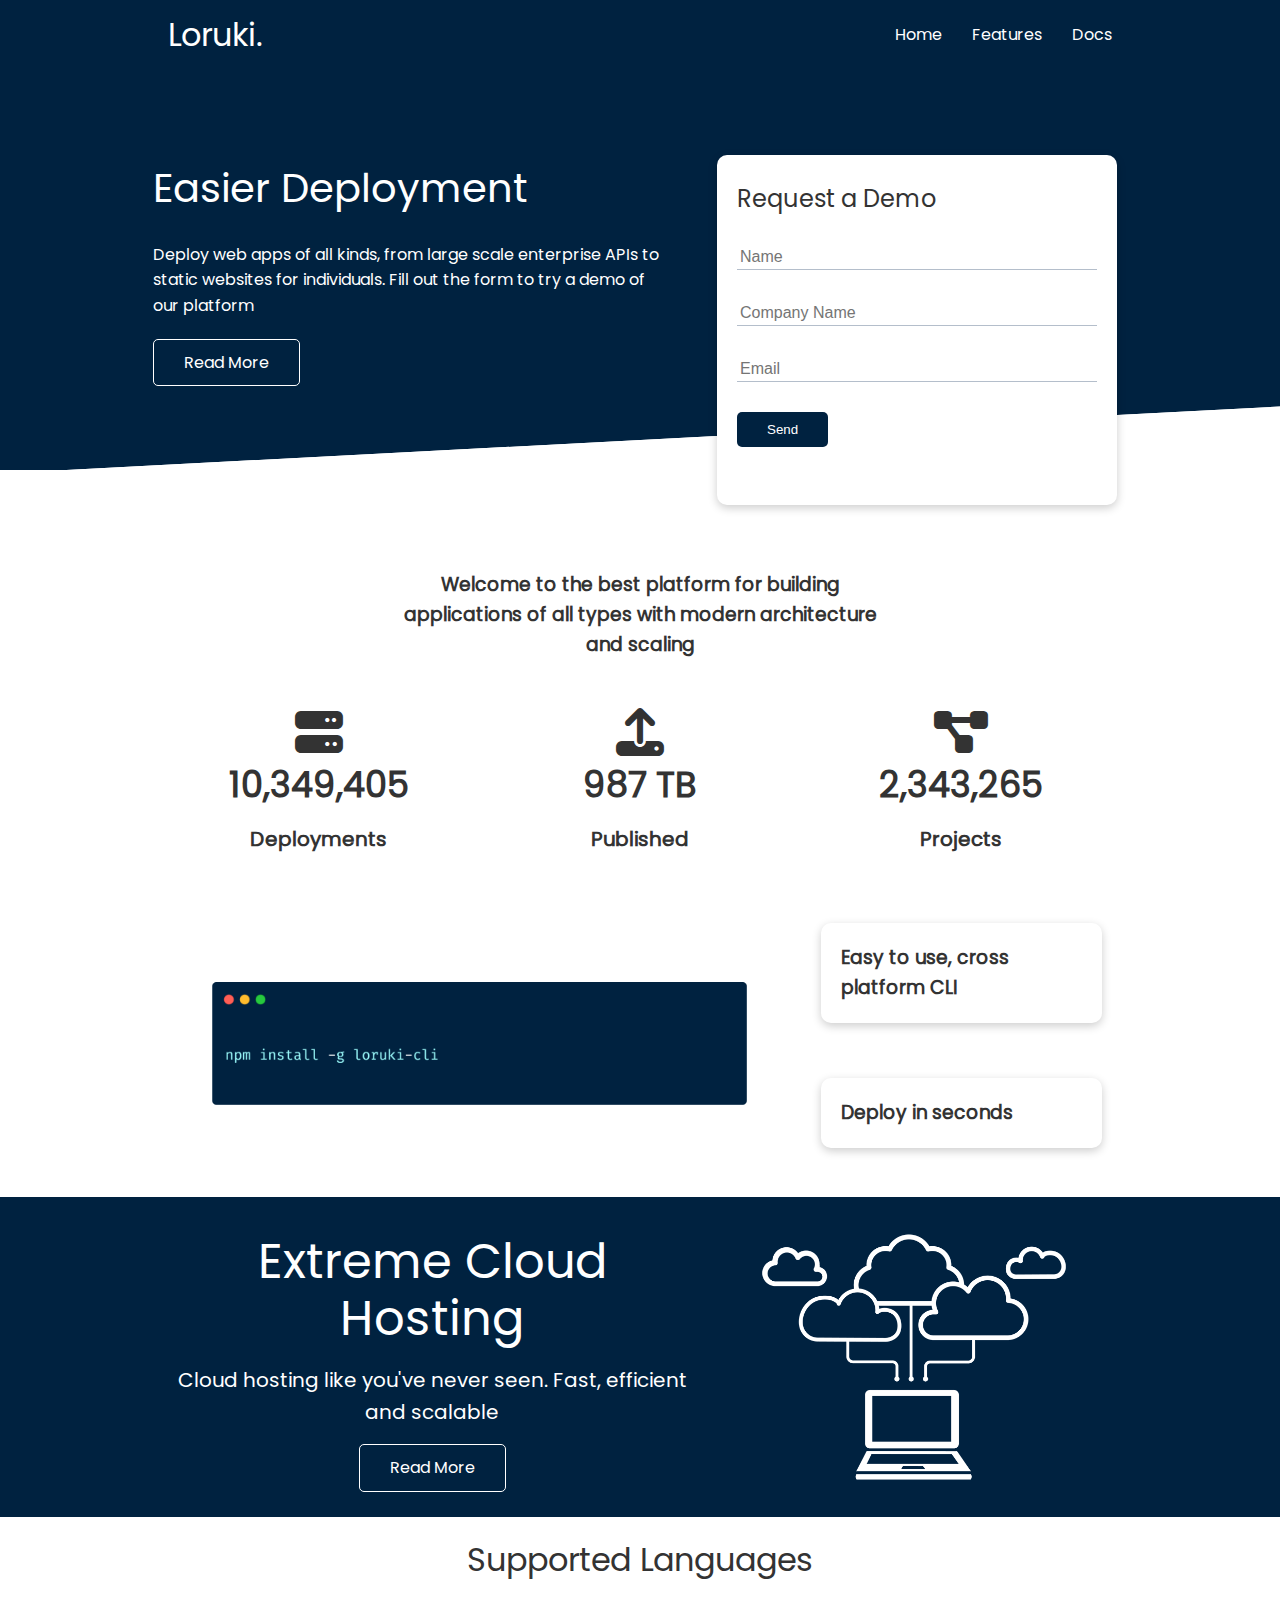
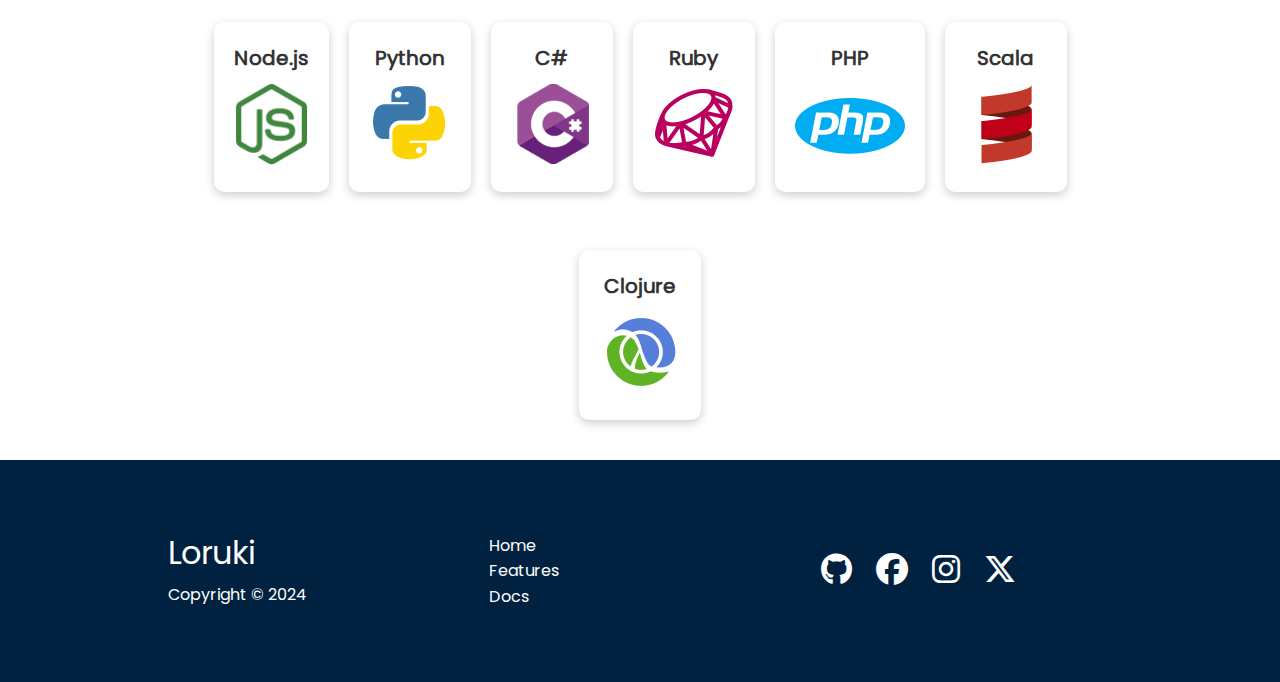
<file: index.html>
<!DOCTYPE html>
<html lang="en">
  <head>
    <meta charset="UTF-8" />
    <meta name="viewport" content="width=device-width, initial-scale=1.0" />
    <link
      rel="stylesheet"
      href="https://cdnjs.cloudflare.com/ajax/libs/font-awesome/6.7.2/css/all.min.css"
      integrity="sha512-Evv84Mr4kqVGRNSgIGL/F/aIDqQb7xQ2vcrdIwxfjThSH8CSR7PBEakCr51Ck+w+/U6swU2Im1vVX0SVk9ABhg=="
      crossorigin="anonymous"
      referrerpolicy="no-referrer"
    />
    <link rel="stylesheet" href="./assets/css/style.css" />
    <link rel="stylesheet" href="./assets/css/utilities.css" />
    <title>Loruki</title>
  </head>
  <body>
    <main>
      <!-- Navbar -->
      <nav class="navbar">
        <div class="container flex">
          <h1 class="logo">Loruki.</h1>
          <ul>
            <li><a href="index.html">Home</a></li>
            <li><a href="features.html">Features</a></li>
            <li><a href="docs.html">Docs</a></li>
          </ul>
        </div>
      </nav>
      <!-- Showcase -->
      <section class="showcase">
        <div class="container grid">
          <div class="showcase-text">
            <h1>Easier Deployment</h1>
            <p>
              Deploy web apps of all kinds, from large scale enterprise APIs to
              static websites for individuals. Fill out the form to try a demo
              of our platform
            </p>
            <a href="features.html" class="btn btn-outline">Read More</a>
          </div>
          <div class="showcase-form card">
            <h2>Request a Demo</h2>
            <form>
              <div class="form-control">
                <input type="text" name="name" placeholder="Name" />
              </div>
              <div class="form-control">
                <input type="text" name="Company" placeholder="Company Name" />
              </div>
              <div class="form-control">
                <input type="email" name="email" placeholder="Email" />
              </div>
              <input type="submit" value="Send" class="btn btn-primary" />
            </form>
          </div>
        </div>
      </section>
      <!-- Stats  -->
      <section class="stats">
        <div class="container">
          <h3 class="stats-heading text-center my-1">
            Welcome to the best platform for building applications of all types
            with modern architecture and scaling
          </h3>
          <div class="grid grid-3 text-center my-4">
            <div>
              <i class="fas fa-server fa-3x"></i>
              <h3>10,349,405</h3>
              <p class="text-secondary">Deployments</p>
            </div>
            <div>
              <i class="fas fa-upload fa-3x"></i>
              <h3>987 TB</h3>
              <p class="text-secondary">Published</p>
            </div>
            <div>
              <i class="fas fa-project-diagram fa-3x"></i>
              <h3>2,343,265</h3>
              <p class="text-secondary">Projects</p>
            </div>
          </div>
        </div>
      </section>
      <!-- CLI -->
      <section class="cli">
        <div class="container grid">
          <img src="./assets/images/cli.png" alt="" />
          <div class="card">
            <h3>Easy to use, cross platform CLI</h3>
          </div>
          <div class="card">
            <h3>Deploy in seconds</h3>
          </div>
        </div>
      </section>
      <!-- Cloud -->
      <section class="cloud bg-primary my-2 py-2">
        <div class="container grid">
          <div class="text-center">
            <h2 class="lg">Extreme Cloud Hosting</h2>
            <p class="lead my-1">
              Cloud hosting like you've never seen. Fast, efficient and scalable
            </p>
            <a href="features.html" class="btn btn-dark btn-outline"
              >Read More</a
            >
          </div>
          <img src="./assets/images/cloud.png" alt="" />
        </div>
      </section>
      <!-- Languages -->
      <section class="languages">
        <h2 class="md text-center my-2">Supported Languages</h2>
        <div class="container flex">
          <div class="card">
            <h4>Node.js</h4>
            <img src="./assets/images/logos/node.png" alt="" />
          </div>
          <div class="card">
            <h4>Python</h4>
            <img src="./assets/images/logos/python.png" alt="" />
          </div>
          <div class="card">
            <h4>C#</h4>
            <img src="./assets/images/logos/csharp.png" alt="" />
          </div>
          <div class="card">
            <h4>Ruby</h4>
            <img src="./assets/images/logos/ruby.png" alt="" />
          </div>
          <div class="card">
            <h4>PHP</h4>
            <img src="./assets/images/logos/php.png" alt="" />
          </div>
          <div class="card">
            <h4>Scala</h4>
            <img src="./assets/images/logos/scala.png" alt="" />
          </div>
          <div class="card">
            <h4>Clojure</h4>
            <img src="./assets/images/logos/clojure.png" alt="" />
          </div>
        </div>
      </section>
      <!-- Footer -->
      <footer class="footer bg-primary py-5">
        <div class="container grid grid-3">
          <div>
            <h1>Loruki</h1>
            <p>Copyright &copy; 2024</p>
          </div>
          <nav>
            <ul>
              <li><a href="index.html">Home</a></li>
              <li><a href="features.html">Features</a></li>
              <li><a href="docs.html">Docs</a></li>
            </ul>
          </nav>
          <div class="social">
            <a href="#"><i class="fab fa-github fa-2x"></i></a>
            <a href="#"><i class="fab fa-facebook fa-2x"></i></a>
            <a href="#"><i class="fab fa-instagram fa-2x"></i></a>
            <a href="#"><i class="fa-brands fa-x-twitter fa-2x"></i></a>
          </div>
        </div>
      </footer>
    </main>
  </body>
</html>
</file>
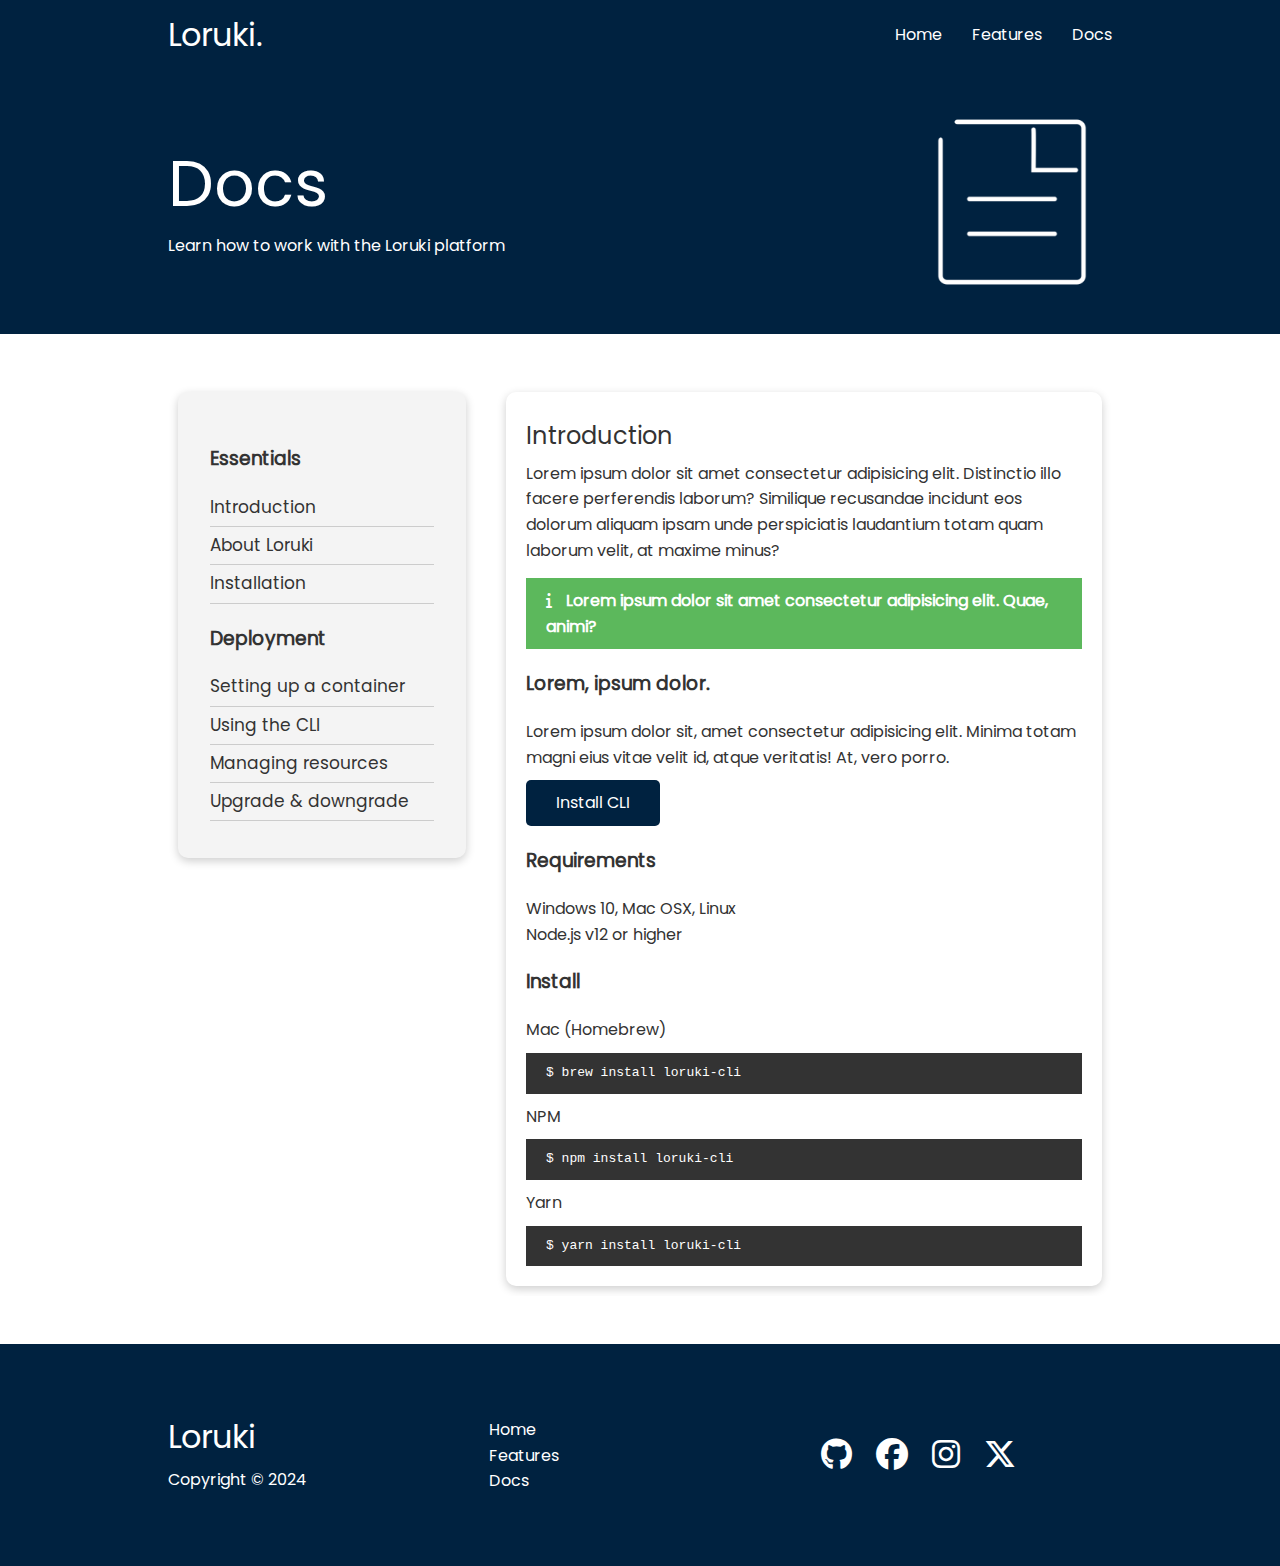
<file: docs.html>
<!DOCTYPE html>
<html lang="en">
  <head>
    <meta charset="UTF-8" />
    <meta name="viewport" content="width=device-width, initial-scale=1.0" />
    <link
      rel="stylesheet"
      href="https://cdnjs.cloudflare.com/ajax/libs/font-awesome/6.7.2/css/all.min.css"
      integrity="sha512-Evv84Mr4kqVGRNSgIGL/F/aIDqQb7xQ2vcrdIwxfjThSH8CSR7PBEakCr51Ck+w+/U6swU2Im1vVX0SVk9ABhg=="
      crossorigin="anonymous"
      referrerpolicy="no-referrer"
    />
    <link rel="stylesheet" href="./assets/css/style.css" />
    <link rel="stylesheet" href="./assets/css/utilities.css" />
    <title>Loruki</title>
  </head>
  <body>
    <main>
      <!-- Navbar -->
      <nav class="navbar">
        <div class="container flex">
          <h1 class="logo">Loruki.</h1>
          <ul>
            <li><a href="index.html">Home</a></li>
            <li><a href="features.html">Features</a></li>
            <li><a href="docs.html">Docs</a></li>
          </ul>
        </div>
      </nav>
      <!-- Head -->
      <section class="docs-head bg-primary py-3">
        <div class="container grid">
          <div>
            <h1 class="xl">Docs</h1>
            <p>Learn how to work with the Loruki platform</p>
          </div>
          <img src="./assets/images/docs.png" alt="" />
        </div>
      </section>
      <!-- Docs main -->
      <section class="docs-main my-4">
        <div class="container grid">
          <div class="card bg-light p-3">
            <h3 class="my-2">Essentials</h3>
            <nav>
              <ul>
                <li><a class="text-primary" href="#">Introduction</a></li>
                <li><a href="#">About Loruki</a></li>
                <li><a href="#">Installation</a></li>
              </ul>
            </nav>
            <h3 class="my-2">Deployment</h3>
            <nav>
              <ul>
                <li><a href="#">Setting up a container</a></li>
                <li><a href="#">Using the CLI</a></li>
                <li><a href="#">Managing resources</a></li>
                <li><a href="#">Upgrade & downgrade</a></li>
              </ul>
            </nav>
        </div>
        <div class="card">
            <h2>Introduction</h2>
            <p>Lorem ipsum dolor sit amet consectetur adipisicing elit. Distinctio illo facere perferendis laborum? Similique recusandae incidunt eos dolorum aliquam ipsam unde perspiciatis laudantium totam quam laborum velit, at maxime minus?</p>
            <div class="alert alert-success">
                <i class="fa-solid fa-info"></i> Lorem ipsum dolor sit amet consectetur adipisicing elit. Quae, animi?
            </div>
            <h3>Lorem, ipsum dolor.</h3>
            <p>Lorem ipsum dolor sit, amet consectetur adipisicing elit. Minima totam magni eius vitae velit id, atque veritatis! At, vero porro.</p>
            <a href="#" class="btn btn-primary">Install CLI</a>
            <h3>Requirements</h3>
            <ul>
                <li>Windows 10, Mac OSX, Linux</li>
                <li>Node.js v12 or higher</li>
            </ul>
            <h3>Install</h3>
            <p>Mac (Homebrew)</p>
            <pre><code>$ brew install loruki-cli</code></pre>
            <p>NPM</p>
            <pre><code>$ npm install loruki-cli</code></pre>
            <p>Yarn</p>
            <pre><code>$ yarn install loruki-cli</code></pre>
        </div>
      </section>
      <!-- Footer -->
      <footer class="footer bg-primary py-5">
        <div class="container grid grid-3">
          <div>
            <h1>Loruki</h1>
            <p>Copyright &copy; 2024</p>
          </div>
          <nav>
            <ul>
              <li><a href="index.html">Home</a></li>
              <li><a href="features.html">Features</a></li>
              <li><a href="docs.html">Docs</a></li>
            </ul>
          </nav>
          <div class="social">
            <a href="#"><i class="fab fa-github fa-2x"></i></a>
            <a href="#"><i class="fab fa-facebook fa-2x"></i></a>
            <a href="#"><i class="fab fa-instagram fa-2x"></i></a>
            <a href="#"><i class="fa-brands fa-x-twitter fa-2x"></i></a>
          </div>
        </div>
      </footer>
    </main>
  </body>
</html>
</file>
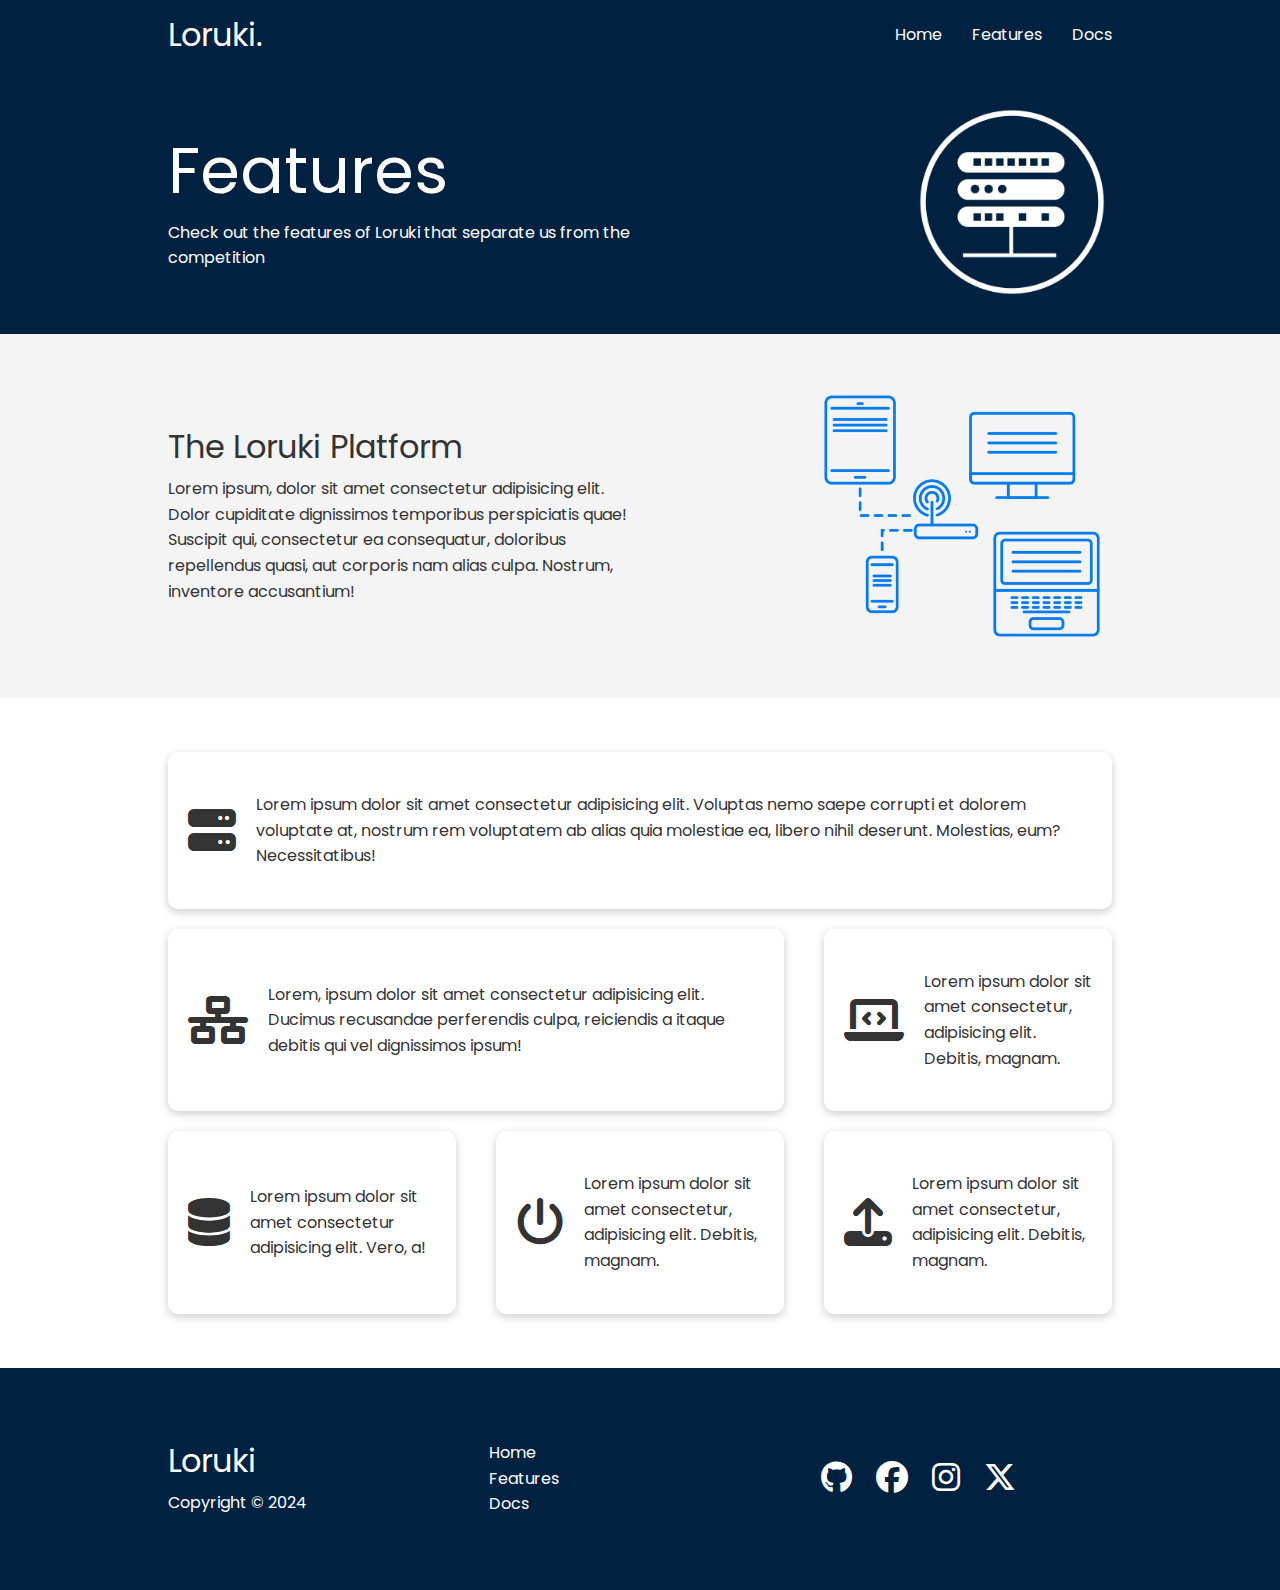
<file: features.html>
<!DOCTYPE html>
<html lang="en">
  <head>
    <meta charset="UTF-8" />
    <meta name="viewport" content="width=device-width, initial-scale=1.0" />
    <link
      rel="stylesheet"
      href="https://cdnjs.cloudflare.com/ajax/libs/font-awesome/6.7.2/css/all.min.css"
      integrity="sha512-Evv84Mr4kqVGRNSgIGL/F/aIDqQb7xQ2vcrdIwxfjThSH8CSR7PBEakCr51Ck+w+/U6swU2Im1vVX0SVk9ABhg=="
      crossorigin="anonymous"
      referrerpolicy="no-referrer"
    />
    <link rel="stylesheet" href="./assets/css/style.css" />
    <link rel="stylesheet" href="./assets/css/utilities.css" />
    <title>Loruki</title>
  </head>
  <body>
    <main>
      <!-- Navbar -->
      <nav class="navbar">
        <div class="container flex">
          <h1 class="logo">Loruki.</h1>
          <ul>
            <li><a href="index.html">Home</a></li>
            <li><a href="features.html">Features</a></li>
            <li><a href="docs.html">Docs</a></li>
          </ul>
        </div>
      </nav>
      <!-- Head -->
      <section class="features-head bg-primary py-3">
        <div class="container grid">
          <div>
            <h1 class="xl">Features</h1>
            <p>
              Check out the features of Loruki that separate us from the
              competition
            </p>
          </div>
          <img src="./assets/images/server.png" alt="" />
        </div>
      </section>
      <!-- Sub Head -->
      <section class="features-sub-head bg-light py-3">
        <div class="container grid">
          <div>
            <h1 class="md">The Loruki Platform</h1>
            <p>
              Lorem ipsum, dolor sit amet consectetur adipisicing elit. Dolor
              cupiditate dignissimos temporibus perspiciatis quae! Suscipit qui,
              consectetur ea consequatur, doloribus repellendus quasi, aut
              corporis nam alias culpa. Nostrum, inventore accusantium!
            </p>
          </div>
          <img src="./assets/images/server2.png" alt="" />
        </div>
      </section>
      <section class="features-main my-2">
        <div class="container grid grid-3">
          <div class="card flex">
            <i class="fas fa-server fa-3x"></i>
            <p>
              Lorem ipsum dolor sit amet consectetur adipisicing elit. Voluptas
              nemo saepe corrupti et dolorem voluptate at, nostrum rem
              voluptatem ab alias quia molestiae ea, libero nihil deserunt.
              Molestias, eum? Necessitatibus!
            </p>
          </div>
          <div class="card flex">
            <i class="fas fa-network-wired fa-3x"></i>
            <p>
              Lorem, ipsum dolor sit amet consectetur adipisicing elit. Ducimus
              recusandae perferendis culpa, reiciendis a itaque debitis qui vel
              dignissimos ipsum!
            </p>
          </div>
          <div class="card flex">
            <i class="fa-solid fa-laptop-code fa-3x"></i>
            <p>
              Lorem ipsum dolor sit amet consectetur, adipisicing elit. Debitis,
              magnam.
            </p>
          </div>
          <div class="card flex">
            <i class="fas fa-database fa-3x"></i>
            <p>
              Lorem ipsum dolor sit amet consectetur adipisicing elit. Vero, a!
            </p>
          </div>
          <div class="card flex">
            <i class="fas fa-power-off fa-3x"></i>
            <p>
              Lorem ipsum dolor sit amet consectetur, adipisicing elit. Debitis,
              magnam.
            </p>
          </div>
          <div class="card flex">
            <i class="fas fa-upload fa-3x"></i>
            <p>
              Lorem ipsum dolor sit amet consectetur, adipisicing elit. Debitis,
              magnam.
            </p>
          </div>
        </div>
      </section>
      <!-- Footer -->
      <footer class="footer bg-primary py-5">
        <div class="container grid grid-3">
          <div>
            <h1>Loruki</h1>
            <p>Copyright &copy; 2024</p>
          </div>
          <nav>
            <ul>
              <li><a href="index.html">Home</a></li>
              <li><a href="features.html">Features</a></li>
              <li><a href="docs.html">Docs</a></li>
            </ul>
          </nav>
          <div class="social">
            <a href="#"><i class="fab fa-github fa-2x"></i></a>
            <a href="#"><i class="fab fa-facebook fa-2x"></i></a>
            <a href="#"><i class="fab fa-instagram fa-2x"></i></a>
            <a href="#"><i class="fa-brands fa-x-twitter fa-2x"></i></a>
          </div>
        </div>
      </footer>
    </main>
  </body>
</html>
</file>
<file: assets/css/style.css>
:root {
  --main-color: #002240;
  --light-color: #f4f4f4;
  --success-color: #5cb85c;
  --error-color: #d9534f;
}
* {
  box-sizing: border-box;
  padding: 0;
  margin: 0;
}
@font-face {
  font-family: Poppins;
  src: url(../Fonts/Poppins-Regular.ttf);
}
body {
  font-family: Poppins, "sans-serif";
  color: #333;
  line-height: 1.6;
}
ul {
  list-style: none;
}
a {
  text-decoration: none;
  color: #333;
  width: fit-content;
}

h1,
h2 {
  font-weight: 300;
  line-height: 1.2;
  margin: 10px 0;
}
p {
  margin: 10px 0;
}
img {
  width: 100%;
}
code,
pre {
  background-color: #333;
  color: white;
  padding: 10px;
}
/* Navbar */
.navbar {
  background-color: var(--main-color);
  color: white;
  height: 70px;
}
.navbar .container ul {
  display: flex;
  gap: 30px;
}
.navbar .container ul li a {
  color: white;
}
.navbar .container ul li a:hover {
  border-bottom: 2px solid white;
}
.navbar .flex {
  justify-content: space-between;
}
/* Showcase */
.showcase {
  height: 400px;
  background-color: var(--main-color);
  color: white;
  position: relative;
}
.showcase-text {
  display: flex;
  flex-direction: column;
}
.showcase-text h1 {
  font-size: 40px;
}
.showcase-text p {
  margin: 20px 0;
}
.showcase .grid {
  grid-template-columns: 55% 45%;
  gap: 30px;
  overflow: visible;
}
.showcase-text {
  animation: slideInFromLeft 1s ease-in;
}
.showcase-form {
  position: relative;
  top: 60px;
  height: 350px;
  width: 400px;
  padding: 40px;
  z-index: 100;
  justify-self: flex-end;
  animation: slideInFromRight 1s ease-in;
}
.showcase-form .form-control {
  margin: 30px 0;
}
.showcase-form input[type="text"],
.showcase-form input[type="email"] {
  padding: 3px;
  width: 100%;
  border: 0;
  border-bottom: 1px solid #b4becb;
  font-size: 16px;
}
.showcase-form input:focus {
  outline: none;
}
.showcase::before,
.showcase::after {
  content: "";
  position: absolute;
  height: 100px;
  bottom: -70px;
  right: 0;
  left: 0;
  background-color: white;
  transform: skewY(-3deg);
}
/* Stats */
.stats {
  padding-top: 100px;
  animation: slideInFromBottom 1s ease-in;
}
.stats .container .stats-heading {
  max-width: 500px;
  margin: auto;
}
.stats .grid h3 {
  font-size: 35px;
}
.stats .grid p {
  font-size: 20px;
  font-weight: bold;
}
/* CLI */
.cli .grid {
  grid-template-columns: repeat(3, 1fr);
  grid-template-rows: repeat(2, 1fr);
}
.cli .grid > *:first-child {
  grid-column: 1 / span 2;
  grid-row: 1 / span 2;
}
/* Cloud */
.cloud .grid {
  grid-template-columns: 4fr 3fr;
}
/* Languages */
.languages .flex {
  flex-wrap: wrap;
}
.languages .card {
  text-align: center;
  margin: 18px 10px 40px;
  transition: translate 0.2s ease-in;
}
.languages .card h4 {
  font-size: 20px;
  margin-bottom: 10px;
}
.languages .card:hover {
  translate: 0 -15px;
}
/* Features */
.features-head img,
.docs-head img {
  width: 200px;
  justify-self: flex-end;
}
.features-sub-head img {
  width: 300px;
  justify-self: flex-end;
}

.features-main .card > i {
  margin-right: 20px;
}
.features-main .grid {
  padding: 30px;
}
.features-main .grid > *:first-child {
  grid-column: 1 / span 3;
}
.features-main .grid > *:nth-child(2) {
  grid-column: 1 / span 2;
}
/* Docs */
.docs-main h3 {
  margin: 20px 0;
}
.docs-main .grid {
  grid-template-columns: 1fr 2fr;
  align-items: flex-start;
}
.docs-main nav li {
  font-size: 17px;
  padding-bottom: 5px;
  margin-bottom: 5px;
  border-bottom: 1px solid #ccc;
}
.docs-main nav li a {
  color: #333;
}
.docs-main nav li a:hover {
  font-weight: bold;
}
/* Footer */
.footer .social a {
  margin: 0 10px;
}
/* Animation */
@keyframes slideInFromLeft {
  0% {
    translate: -100% 0;
  }
  100% {
    translate: 0 0;
  }
}
@keyframes slideInFromRight {
  0% {
    translate: 100% 0;
  }
  100% {
    translate: 0 0;
  }
}
@keyframes slideInFromTop {
  0% {
    translate: 0 -100%;
  }
  100% {
    translate: 0 0;
  }
}
@keyframes slideInFromBottom {
  0% {
    translate: 0 100%;
  }
  100% {
    translate: 0 0;
  }
}
/* Tablets and under */
@media (max-width: 768px) {
  .footer .grid,
  .showcase .grid,
  .stats .grid,
  .cli .grid,
  .cloud .grid,
  .features-main .grid,
  .docs-head .grid,
  .docs-main .grid {
    grid-template-columns: 1fr;
    grid-template-rows: 1fr;
  }
  .showcase {
    height: auto;
  }
  .showcase-text {
    align-items: center;
    text-align: center;
    margin-top: 40px;
    animation: slideInFromTop 1s ease-in;
  }
  .showcase-text a {
    text-align: center;
  }

  .showcase-form {
    justify-self: center;
    margin: auto;
    animation: slideInFromBottom 1s ease-in;
  }
  .cli .grid > *:first-child {
    grid-column: 1;
    grid-row: 1;
  }
  .features-head,
  .features-sub-head,
  .docs-head {
    text-align: center;
  }
  .features-head .grid img,
  .features-sub-head .grid img,
  .docs-head .grid img {
    justify-self: center;
  }
  .features-main .grid > *:first-child,
  .features-main .grid > *:nth-child(2) {
    grid-column: 1;
  }
  .footer .social a:first-child {
    margin: 0 10px 10px 0;
  }
}
/* Mobile */
@media (max-width: 500px) {
  .navbar {
    height: 110px;
  }
  .navbar .flex {
    flex-direction: column;
  }
  .navbar ul {
    padding: 10px;
  }
}
</file>
<file: assets/css/utilities.css>
.container {
  max-width: 80%;
  margin: 0 auto;
  overflow: auto;
  padding: 0 40px;
}
.card {
  background-color: white;
  color: #333;
  border-radius: 10px;
  box-shadow: 0 3px 10px rgba(0, 0, 0, 0.2);
  padding: 20px;
  margin: 10px;
}
.btn {
  display: inline-block;
  padding: 10px 30px;
  background-color: var(--main-color);
  color: white;
  border: none;
  border-radius: 5px;
  cursor: pointer;
}
.btn-outline {
  background-color: transparent;
  border: 1px solid white;
}
.btn:hover {
  scale: 0.98;
}
/* Backgrounds & Colored buttons */
.bg-primary,
.btn-primary {
  background-color: var(--main-color);
  color: white;
}
.bg-light,
.btn-light {
  background-color: var(--light-color);
  color: #333;
}
.bg-primary a,
.btn-primary a,
.bg-light a,
.btn-light a {
  color: white;
}
/* Text Colors */
.text-primary {
  color: var(--main-color);
}
.text-light {
  color: var(--light-color);
}
/* Text Sizes */
.lead {
  font-size: 20px;
}
.sm {
  font-size: 1rem;
}
.md {
  font-size: 2rem;
}
.lg {
  font-size: 3rem;
}
.xl {
  font-size: 4rem;
}
.text-center {
  text-align: center;
}
/* Alert */
.alert {
  background-color: var(--light-color);
  padding: 10px 20px;
  font-weight: bold;
  margin: 15px 0;
}
.alert i {
  margin-right: 10px;
}
.alert-success {
  background-color: var(--success-color);
  color: white;
}
.alert-error {
  background-color: var(--error-color);
  color: white;
}
.flex {
  display: flex;
  justify-content: center;
  align-items: center;
  height: 100%;
}
.grid {
  display: grid;
  grid-template-columns: repeat(2, 1fr);
  gap: 20px;
  justify-content: center;
  align-items: center;
  height: 100%;
}
.grid-3 {
  grid-template-columns: repeat(3, 1fr);
}
/* Margin */
.my-1 {
  margin: 1rem 0;
}
.my-2 {
  margin: 1.5rem 0;
}
.my-3 {
  margin: 2rem 0;
}
.my-4 {
  margin: 3rem 0;
}
.my-5 {
  margin: 4rem 0;
}
.m-1 {
  margin: 1rem;
}
.m-2 {
  margin: 1.5rem;
}
.m-3 {
  margin: 2rem;
}
.m-4 {
  margin: 3rem;
}
.m-5 {
  margin: 4rem;
}
/* Padding */
.py-1 {
  padding: 1rem 0;
}
.py-2 {
  padding: 1.5rem 0;
}
.py-3 {
  padding: 2rem 0;
}
.py-4 {
  padding: 3rem 0;
}
.py-5 {
  padding: 4rem 0;
}
.p-1 {
  padding: 1rem;
}
.p-2 {
  padding: 1.5rem;
}
.p-3 {
  padding: 2rem;
}
.p-4 {
  padding: 3rem;
}
.p-5 {
  padding: 4rem;
}
</file>
